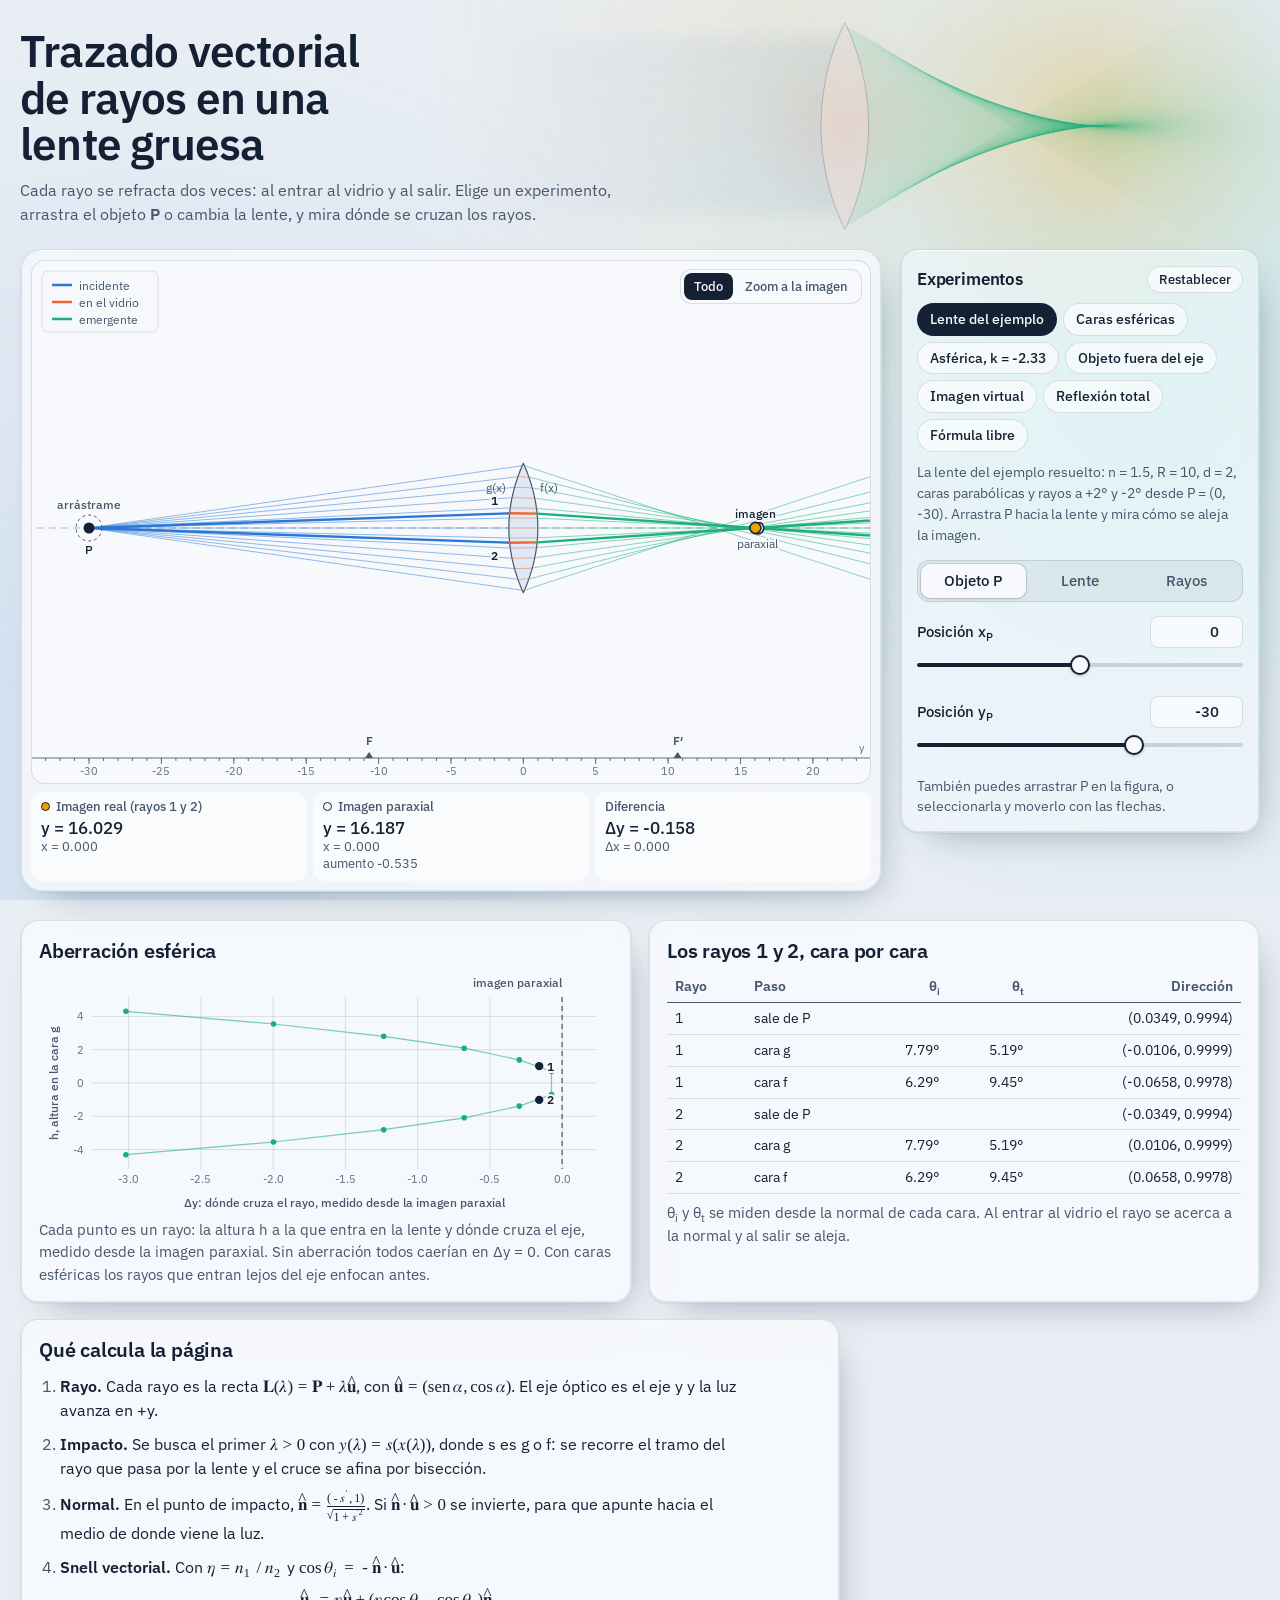
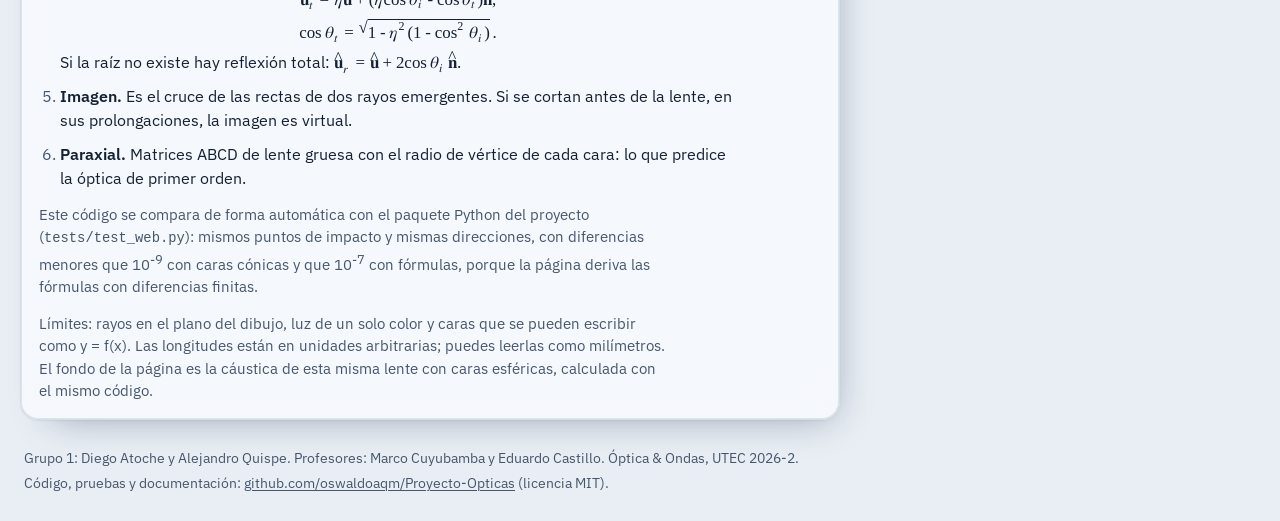
<file: web/index.html>
<!doctype html>
<html lang="es">
<head>
<meta charset="utf-8">
<meta name="viewport" content="width=device-width, initial-scale=1, viewport-fit=cover">
<title>Simulador de lentes reales</title>
<meta name="description" content="Trazado vectorial de rayos en una lente gruesa: mueve el objeto, cambia el índice o la forma de las caras y mira dónde se forma la imagen.">
<meta name="theme-color" content="#e9eef4" media="(prefers-color-scheme: light)">
<meta name="theme-color" content="#0a101c" media="(prefers-color-scheme: dark)">
<meta property="og:title" content="Simulador de lentes reales">
<meta property="og:description" content="Trazado vectorial de rayos en una lente gruesa. Grupo 1, Óptica &amp; Ondas, UTEC 2026-2.">
<link rel="icon" href="data:image/svg+xml,%3Csvg xmlns='http://www.w3.org/2000/svg' viewBox='0 0 32 32'%3E%3Cpath d='M16 3c5 4 5 22 0 26c-5-4-5-22 0-26z' fill='%23dfe9f6' stroke='%2346566c' stroke-width='1.6'/%3E%3Cpath d='M2 9l12 4' stroke='%232a78d6' stroke-width='2.2' fill='none'/%3E%3Cpath d='M14 13l4 2' stroke='%23eb6834' stroke-width='2.2' fill='none'/%3E%3Cpath d='M18 15l12 9' stroke='%231baf7a' stroke-width='2.2' fill='none'/%3E%3C/svg%3E">
<link rel="preconnect" href="https://fonts.googleapis.com">
<link rel="preconnect" href="https://fonts.gstatic.com" crossorigin>
<link rel="stylesheet" href="https://fonts.googleapis.com/css2?family=IBM+Plex+Sans:wght@400;500;600&display=swap">
<link rel="stylesheet" href="estilo.css">
</head>
<body>
<canvas id="fondo" aria-hidden="true"></canvas>
<canvas id="luz" aria-hidden="true"></canvas>
<div class="contenedor">

<header class="cabecera">
  <h1>Trazado vectorial de rayos en una lente gruesa</h1>
  <p class="entrada">Cada rayo se refracta dos veces: al entrar al vidrio y al salir. Elige un experimento, arrastra el objeto <b>P</b> o cambia la lente, y mira dónde se cruzan los rayos.</p>
</header>

<main>
<section class="banco" aria-label="Simulación">
  <div class="escenario">
    <div class="figura">
      <svg id="lienzo" role="img" tabindex="0" aria-label="Lente, rayos y posición de la imagen" aria-describedby="ayuda-figura"></svg>
      <p id="ayuda-figura" class="oculto">Con la figura seleccionada, las flechas del teclado mueven P; con Mayús, en pasos largos.</p>
      <div class="vista" role="group" aria-label="Encuadre de la figura">
        <button type="button" id="vista-todo" aria-pressed="true">Todo</button>
        <button type="button" id="vista-imagen" aria-pressed="false">Zoom<span class="largo"> a la imagen</span></button>
      </div>
      <p id="aviso-lente" class="aviso-lente" role="alert" hidden></p>
    </div>
    <dl class="lectura">
      <div class="dato-imagen"><dt id="t-imagen">Imagen<span class="largo"> (rayos 1 y 2)</span></dt><dd id="l-imagen">-</dd></div>
      <div class="dato-paraxial"><dt><span class="largo">Imagen </span>paraxial</dt><dd id="l-paraxial">-</dd></div>
      <div class="dato-diferencia"><dt>Diferencia</dt><dd id="l-diferencia">-</dd></div>
    </dl>
    <ul class="estados" id="estados" aria-label="Avisos" tabindex="0"></ul>
  </div>

  <form class="controles" id="controles" autocomplete="off" novalidate>
    <section class="experimentos" aria-labelledby="t-experimentos">
      <div class="encabezado-panel">
        <h2 id="t-experimentos">Experimentos</h2>
        <button type="button" class="boton chico" id="restablecer">Restablecer</button>
      </div>
      <div class="chips" id="experimentos" role="group" aria-labelledby="t-experimentos"></div>
      <p class="nota-caso" id="nota-caso" aria-live="polite"></p>
    </section>

    <div class="pestanas" role="tablist" aria-label="Controles">
      <button type="button" role="tab" id="tab-objeto" aria-controls="panel-objeto" aria-selected="true">Objeto P</button>
      <button type="button" role="tab" id="tab-lente" aria-controls="panel-lente" aria-selected="false" tabindex="-1">Lente</button>
      <button type="button" role="tab" id="tab-rayos" aria-controls="panel-rayos" aria-selected="false" tabindex="-1">Rayos</button>
    </div>

    <div class="panel" role="tabpanel" id="panel-objeto" aria-labelledby="tab-objeto">
      <div class="control">
        <label for="xP">Posición x<sub>P</sub></label>
        <input id="xP-n" type="number" inputmode="decimal" step="0.01" aria-label="x de P">
        <input id="xP" type="range" min="-8" max="8" step="0.01">
      </div>
      <div class="control">
        <label for="yP">Posición y<sub>P</sub></label>
        <input id="yP-n" type="number" inputmode="decimal" step="0.01" aria-label="y de P">
        <input id="yP" type="range" min="-90" max="-1.5" step="0.01">
      </div>
      <p class="nota">También puedes arrastrar P en la figura, o seleccionarla y moverlo con las flechas.</p>
    </div>

    <div class="panel" role="tabpanel" id="panel-lente" aria-labelledby="tab-lente" hidden>
      <div class="control">
        <label for="n">Índice n<sub>L</sub></label>
        <input id="n-n" type="number" inputmode="decimal" step="0.0001" aria-label="índice de la lente">
        <input id="n" type="range" min="1" max="2.5" step="0.01">
      </div>
      <div class="segmentos" role="radiogroup" aria-label="Forma de las caras">
        <input type="radio" name="modo" id="modo-conica" value="conica" checked>
        <label for="modo-conica">Cónicas</label>
        <input type="radio" name="modo" id="modo-formula" value="formula">
        <label for="modo-formula">Fórmula libre</label>
      </div>

      <div class="grupo" id="grupo-conica">
        <div class="control">
          <label for="R1">Radio de g, R<sub>1</sub></label>
          <input id="R1-n" type="number" inputmode="decimal" step="0.1" aria-label="radio de la cara g">
          <input id="R1" type="range" min="3" max="60" step="0.1">
        </div>
        <div class="control">
          <label for="k1">Cónica de g, k<sub>1</sub> <span class="tipo" id="k1-tipo"></span></label>
          <input id="k1-n" type="number" inputmode="decimal" step="0.01" aria-label="constante cónica de la cara g">
          <input id="k1" type="range" min="-5" max="2" step="0.01">
        </div>
        <div class="control">
          <label for="R2">Radio de f, R<sub>2</sub></label>
          <input id="R2-n" type="number" inputmode="decimal" step="0.1" aria-label="radio de la cara f">
          <input id="R2" type="range" min="3" max="60" step="0.1">
        </div>
        <div class="control">
          <label for="k2">Cónica de f, k<sub>2</sub> <span class="tipo" id="k2-tipo"></span></label>
          <input id="k2-n" type="number" inputmode="decimal" step="0.01" aria-label="constante cónica de la cara f">
          <input id="k2" type="range" min="-5" max="2" step="0.01">
        </div>
        <div class="control">
          <label for="d">Espesor en el eje, d</label>
          <input id="d-n" type="number" inputmode="decimal" step="0.05" aria-label="espesor en el eje">
          <input id="d" type="range" min="0.2" max="8" step="0.05">
        </div>
        <p class="nota">Cada cara es una cónica: k = 0 es una esfera, k = -1 una parábola, k &lt; -1 una hipérbola.</p>
      </div>

      <div class="grupo" id="grupo-formula" hidden>
        <div class="campo">
          <label for="g-formula">g(x), cara por donde entra la luz</label>
          <input id="g-formula" type="text" spellcheck="false" autocapitalize="off" autocomplete="off">
          <p class="error" id="g-error" hidden></p>
        </div>
        <div class="campo">
          <label for="f-formula">f(x), cara por donde sale</label>
          <input id="f-formula" type="text" spellcheck="false" autocapitalize="off" autocomplete="off">
          <p class="error" id="f-error" hidden></p>
        </div>
        <div class="campo">
          <label for="a-formula">Semiapertura (vacío: donde se juntan las caras)</label>
          <input id="a-formula" type="text" inputmode="decimal" spellcheck="false" autocomplete="off">
          <p class="error" id="a-error" hidden></p>
        </div>
        <p class="nota">Usa x, números, + - * / ^, paréntesis, pi y funciones como sqrt, sin, cos o exp. Ejemplo: 1 - x^2/20. La cara f debe quedar por encima de g.</p>
      </div>
      <p class="nota datos" id="nota-lente"></p>
    </div>

    <div class="panel" role="tabpanel" id="panel-rayos" aria-labelledby="tab-rayos" hidden>
      <div class="control">
        <label for="a1">Rayo 1: ángulo α<sub>1</sub></label>
        <input id="a1-n" type="number" inputmode="decimal" step="0.01" aria-label="ángulo del rayo 1 en grados">
        <input id="a1" type="range" step="0.01">
        <p class="nota datos" id="a1-nota"></p>
      </div>
      <div class="control">
        <label for="a2">Rayo 2: ángulo α<sub>2</sub></label>
        <input id="a2-n" type="number" inputmode="decimal" step="0.01" aria-label="ángulo del rayo 2 en grados">
        <input id="a2" type="range" step="0.01">
        <p class="nota datos" id="a2-nota"></p>
      </div>
      <div class="control">
        <label for="abanico">Rayos del abanico</label>
        <input id="abanico-n" type="number" inputmode="numeric" step="1" aria-label="número de rayos del abanico">
        <input id="abanico" type="range" min="0" max="41" step="1">
      </div>
      <p class="nota">Los ángulos se miden desde el eje óptico: û = (sen α, cos α). La imagen es el cruce de los rayos 1 y 2; si los separas, crece la diferencia con la paraxial.</p>
    </div>
  </form>
</section>

<section class="detalle">
  <article class="hoja">
    <h2>Aberración esférica</h2>
    <svg id="grafica" role="img" aria-label="Dónde cruza cada rayo frente a la altura a la que entra"></svg>
    <p id="grafica-nota">Cada punto es un rayo. Si la lente no tuviera aberración, todos cruzarían en la imagen paraxial (Δy = 0). Con caras esféricas los rayos que entran más lejos del eje enfocan antes.</p>
  </article>
  <article class="hoja">
    <h2>Los rayos 1 y 2, cara por cara</h2>
    <div class="tabla-envoltura" role="region" aria-label="Tabla de los rayos 1 y 2" tabindex="0">
      <table id="tabla">
        <thead><tr><th>Rayo</th><th>Paso</th><th>θ<sub>i</sub></th><th>θ<sub>t</sub></th><th>Dirección</th></tr></thead>
        <tbody></tbody>
      </table>
    </div>
    <p>θ<sub>i</sub> y θ<sub>t</sub> se miden desde la normal de cada cara. Al entrar al vidrio el rayo se acerca a la normal y al salir se aleja.</p>
  </article>
</section>

<section class="metodo hoja" id="metodo">
  <h2>Qué calcula la página</h2>
  <ol>
    <li><b>Rayo.</b> Cada rayo es la recta <math><mi>𝐋</mi><mo stretchy="false">(</mo><mi>λ</mi><mo stretchy="false">)</mo><mo>=</mo><mi>𝐏</mi><mo>+</mo><mi>λ</mi><mover accent="true"><mi>𝐮</mi><mo>^</mo></mover></math>, con <math><mover accent="true"><mi>𝐮</mi><mo>^</mo></mover><mo>=</mo><mo stretchy="false">(</mo><mi>sen</mi><mo rspace="0.1667em">&#x2061;</mo><mi>α</mi><mo>,</mo><mi>cos</mi><mo rspace="0.1667em">&#x2061;</mo><mi>α</mi><mo stretchy="false">)</mo></math>. El eje óptico es el eje y y la luz avanza en +y.</li>
    <li><b>Impacto.</b> Se busca el primer <math><mi>λ</mi><mo>&gt;</mo><mn>0</mn></math> con <math><mi>y</mi><mo stretchy="false">(</mo><mi>λ</mi><mo stretchy="false">)</mo><mo>=</mo><mi>s</mi><mo stretchy="false">(</mo><mi>x</mi><mo stretchy="false">(</mo><mi>λ</mi><mo stretchy="false">)</mo><mo stretchy="false">)</mo></math>, donde s es g o f: se recorre el tramo del rayo que pasa por la lente y el cruce se afina por bisección.</li>
    <li><b>Normal.</b> En el punto de impacto, <math><mover accent="true"><mi>𝐧</mi><mo>^</mo></mover><mo>=</mo><mfrac><mrow><mo stretchy="false">(</mo><mo>-</mo><msup><mi>s</mi><mo>′</mo></msup><mo>,</mo><mn>1</mn><mo stretchy="false">)</mo></mrow><msqrt><mn>1</mn><mo>+</mo><msup><mi>s</mi><mrow><mo>′</mo><mn>2</mn></mrow></msup></msqrt></mfrac></math>. Si <math><mover accent="true"><mi>𝐧</mi><mo>^</mo></mover><mo>·</mo><mover accent="true"><mi>𝐮</mi><mo>^</mo></mover><mo>&gt;</mo><mn>0</mn></math> se invierte, para que apunte hacia el medio de donde viene la luz.</li>
    <li><b>Snell vectorial.</b> Con <math><mi>η</mi><mo>=</mo><msub><mi>n</mi><mn>1</mn></msub><mo>/</mo><msub><mi>n</mi><mn>2</mn></msub></math> y <math><mi>cos</mi><mo rspace="0.1667em">&#x2061;</mo><msub><mi>θ</mi><mi>i</mi></msub><mo>=</mo><mo>-</mo><mover accent="true"><mi>𝐧</mi><mo>^</mo></mover><mo>·</mo><mover accent="true"><mi>𝐮</mi><mo>^</mo></mover></math>:
      <span class="formula-bloque" tabindex="0"><math display="block"><msub><mover accent="true"><mi>𝐮</mi><mo>^</mo></mover><mi>t</mi></msub><mo>=</mo><mi>η</mi><mover accent="true"><mi>𝐮</mi><mo>^</mo></mover><mo>+</mo><mo stretchy="false">(</mo><mi>η</mi><mi>cos</mi><mo rspace="0.1667em">&#x2061;</mo><msub><mi>θ</mi><mi>i</mi></msub><mo>-</mo><mi>cos</mi><mo rspace="0.1667em">&#x2061;</mo><msub><mi>θ</mi><mi>t</mi></msub><mo stretchy="false">)</mo><mover accent="true"><mi>𝐧</mi><mo>^</mo></mover><mo>,</mo></math></span>
      <span class="formula-bloque" tabindex="0"><math display="block"><mi>cos</mi><mo rspace="0.1667em">&#x2061;</mo><msub><mi>θ</mi><mi>t</mi></msub><mo>=</mo><msqrt><mn>1</mn><mo>-</mo><msup><mi>η</mi><mn>2</mn></msup><mo stretchy="false">(</mo><mn>1</mn><mo>-</mo><msup><mi>cos</mi><mn>2</mn></msup><mo rspace="0.1667em">&#x2061;</mo><msub><mi>θ</mi><mi>i</mi></msub><mo stretchy="false">)</mo></msqrt><mo>.</mo></math></span>
      Si la raíz no existe hay reflexión total: <math><msub><mover accent="true"><mi>𝐮</mi><mo>^</mo></mover><mi>r</mi></msub><mo>=</mo><mover accent="true"><mi>𝐮</mi><mo>^</mo></mover><mo>+</mo><mn>2</mn><mi>cos</mi><mo rspace="0.1667em">&#x2061;</mo><msub><mi>θ</mi><mi>i</mi></msub><mspace width="0.17em"></mspace><mover accent="true"><mi>𝐧</mi><mo>^</mo></mover></math>.</li>
    <li><b>Imagen.</b> Es el cruce de las rectas de dos rayos emergentes. Si se cortan antes de la lente, en sus prolongaciones, la imagen es virtual.</li>
    <li><b>Paraxial.</b> Matrices ABCD de lente gruesa con el radio de vértice de cada cara: lo que predice la óptica de primer orden.</li>
  </ol>
  <p>Este código se compara de forma automática con el paquete Python del proyecto (<code>tests/test_web.py</code>): mismos puntos de impacto y mismas direcciones, con diferencias menores que 10<sup>-9</sup> con caras cónicas y que 10<sup>-7</sup> con fórmulas, porque la página deriva las fórmulas con diferencias finitas.</p>
  <p>Límites: rayos en el plano del dibujo, luz de un solo color y caras que se pueden escribir como y = f(x). Las longitudes están en unidades arbitrarias; puedes leerlas como milímetros. El fondo de la página es la cáustica de esta misma lente con caras esféricas, calculada con el mismo código.</p>
</section>
</main>

<footer class="pie">
  <p>Grupo 1: Diego Atoche y Alejandro Quispe. Profesores: Marco Cuyubamba y Eduardo Castillo. Óptica &amp; Ondas, UTEC 2026-2.</p>
  <p>Código, pruebas y documentación: <a href="https://github.com/oswaldoaqm/Proyecto-Opticas" target="_blank" rel="noopener">github.com/oswaldoaqm/Proyecto-Opticas</a> (licencia MIT).</p>
</footer>

</div>
<script src="trazado.js"></script>
<script src="app.js"></script>
<script src="fondo.js"></script>
</body>
</html>
</file>
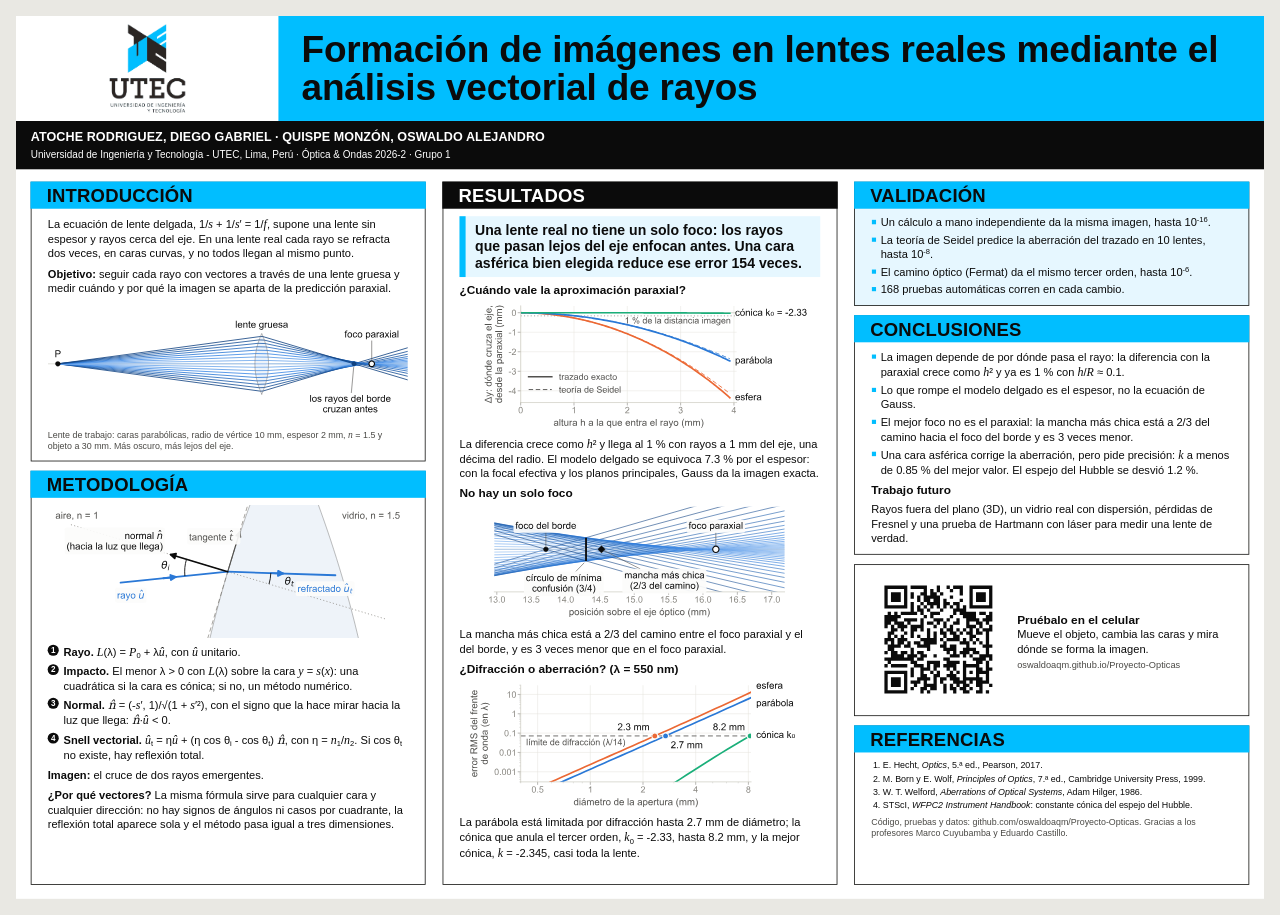
<file: poster/poster.html>
<!doctype html>
<html lang="es">
<head>
<meta charset="utf-8">
<meta name="viewport" content="width=device-width, initial-scale=1">
<title>Póster del Grupo 1</title>
<meta name="description" content="Póster A0 del Grupo 1 de Óptica &amp; Ondas (UTEC 2026-2): formación de imágenes en lentes reales mediante el análisis vectorial de rayos.">
<style>
/*
 * Poster A0 horizontal (1189 x 841 mm) sobre la plantilla de UTEC (decision 0008).
 * Todo esta en milimetros y puntos: al imprimir sale a tamano real. En pantalla se
 * escala para entrar en la ventana. Texto de lectura de 30 pt; nada por debajo de 24 pt.
 * Las figuras salen de poster/generar_poster.py; no se editan a mano.
 */
@page { size: 1189mm 841mm; margin: 0; }

:root {
  --celeste: #01beff;          /* el de la plantilla */
  --negro: #0b0b0b;
  --tinta: #0b0b0b;
  --tinta-2: #4a4945;
  --borde: #1d1d1b;
  --dato: #e6f7ff;             /* fondo del hallazgo principal y de la validacion */
  --azul: #2a78d6;
  --naranja: #eb6834;
  --verde: #1baf7a;
  --alrededor: #e9e8e3;        /* solo en pantalla, alrededor del poster */
  --columna: 376.3mm;
}
@media (prefers-color-scheme: dark) {
  :root:not([data-theme="light"]) { --alrededor: #1f1f1d; }
}
:root[data-theme="dark"] { --alrededor: #1f1f1d; }

* { box-sizing: border-box; margin: 0; padding: 0; }
html, body { background: #ffffff; }
body {
  font-family: Arial, "Liberation Sans", Helvetica, sans-serif;
  color: var(--tinta);
  -webkit-print-color-adjust: exact;
  print-color-adjust: exact;
}

.poster {
  position: relative;
  width: 1189mm;
  height: 841mm;
  overflow: hidden;
  background: #ffffff;
  font-size: 30pt;
  line-height: 1.3;
}

/* ---------------------------------------------------------------- cabecera */
.cabecera {
  display: grid;
  grid-template-columns: 250mm 1fr;
  height: 100mm;
}
.logo {
  display: grid;
  place-items: center;
  background: #ffffff;
}
.logo img { height: 86mm; width: auto; }
.titulo {
  display: flex;
  align-items: center;
  padding: 0 24mm 0 22mm;
  background: var(--celeste);
}
.titulo h1 {
  font-size: 100pt;
  line-height: 1.04;
  font-weight: 700;
  color: var(--tinta);         /* negro sobre el celeste: 9.2:1; blanco daria 2.1:1 */
  letter-spacing: -0.5pt;
}
.integrantes {
  height: 46mm;
  padding: 7.5mm 14mm 0;
  background: var(--negro);
  color: #ffffff;
}
.integrantes p:first-child {
  font-size: 34pt;
  font-weight: 700;
  letter-spacing: 0.2pt;
}
.integrantes p + p {
  margin-top: 3mm;
  font-size: 27pt;
}

/* ---------------------------------------------------------------- columnas */
.columnas {
  position: absolute;
  top: 158mm;
  left: 14mm;
  right: 14mm;
  bottom: 13mm;
  display: grid;
  grid-template-columns: repeat(3, var(--columna));
  column-gap: 16mm;
}
.columna {
  display: flex;
  flex-direction: column;
  gap: 9mm;
  min-height: 0;
}
.caja {
  border: 1mm solid var(--borde);
  background: #ffffff;
}
.caja.llena { flex: 1 1 auto; }
.caja h2 {
  margin: -1mm -1mm 0;
  padding: 4mm 15.45mm 3.4mm;
  background: var(--celeste);
  color: var(--tinta);
  font-size: 50pt;
  line-height: 1.05;
  font-weight: 700;
  letter-spacing: 0.5pt;
}
.caja.oscura h2 { background: var(--negro); color: #ffffff; }
.contenido { padding: 7mm 15.45mm 8mm; }
.contenido > * + * { margin-top: 5.5mm; }

h3 {
  font-size: 32pt;
  line-height: 1.15;
  font-weight: 700;
}
p, li { hyphens: manual; }
b { font-weight: 700; }
i { font-family: "Times New Roman", "Liberation Serif", serif; font-size: 1.08em; }
sub, sup { font-size: 0.68em; line-height: 0; }

figure img { display: block; width: 343mm; height: auto; }
figcaption {
  margin-top: 2.5mm;
  font-size: 24pt;
  line-height: 1.25;
  color: var(--tinta-2);
}

.hallazgo {
  padding: 5mm 9mm 5.5mm;
  border-left: 6mm solid var(--celeste);
  background: var(--dato);
  font-size: 38pt;
  line-height: 1.18;
  font-weight: 700;
}

ol.pasos { list-style: none; counter-reset: paso; }
ol.pasos li {
  position: relative;
  padding-left: 15mm;
  counter-increment: paso;
}
ol.pasos li + li { margin-top: 3.5mm; }
ol.pasos li::before {
  content: counter(paso);
  position: absolute;
  left: 0;
  top: 0.6mm;
  width: 10.5mm;
  height: 10.5mm;
  border-radius: 50%;
  background: var(--negro);
  color: #ffffff;
  font-size: 22pt;
  font-weight: 700;
  line-height: 10.5mm;
  text-align: center;
}

ul.puntos { list-style: none; }
ul.puntos li { position: relative; padding-left: 9mm; }
ul.puntos li + li { margin-top: 3mm; }
ul.puntos li::before {
  content: "";
  position: absolute;
  left: 0.5mm;
  top: 4.6mm;
  width: 4mm;
  height: 4mm;
  background: var(--celeste);
}

.validacion { background: var(--dato); }
.validacion .contenido { padding-top: 6mm; }

.qr {
  display: grid;
  grid-template-columns: 128mm 1fr;
  align-items: center;
  column-gap: 11mm;
}
.qr img { width: 128mm; height: 128mm; display: block; }
.qr p + p { margin-top: 3mm; }
.qr .url { font-size: 25pt; color: var(--tinta-2); word-break: break-all; }

ol.referencias { padding-left: 11mm; font-size: 24pt; line-height: 1.25; }
ol.referencias li + li { margin-top: 2mm; }
.nota { font-size: 24pt; line-height: 1.25; color: var(--tinta-2); }

/* ---------------------------------------------------------------- pantalla */
@media screen {
  html, body { background: var(--alrededor); }
  .marco { padding: 16px; }
  .escala { overflow: hidden; margin: 0 auto; }
  .poster { transform-origin: top left; box-shadow: 0 2px 14px rgba(0, 0, 0, 0.25); }
  html.captura .marco { padding: 0; }
  html.captura .poster { box-shadow: none; }
}
@media print {
  .marco, .escala { padding: 0; width: auto !important; height: auto !important; }
  .poster { transform: none !important; }
}
</style>
</head>
<body>
<div class="marco">
<div class="escala">
<main class="poster" aria-label="Póster">

  <header>
    <div class="cabecera">
      <div class="logo"><img src="recursos/logo-utec.png" alt="UTEC, Universidad de Ingeniería y Tecnología"></div>
      <div class="titulo"><h1>Formación de imágenes en lentes reales mediante el análisis vectorial de rayos</h1></div>
    </div>
    <div class="integrantes">
      <p>ATOCHE RODRIGUEZ, DIEGO GABRIEL · QUISPE MONZÓN, OSWALDO ALEJANDRO</p>
      <p>Universidad de Ingeniería y Tecnología - UTEC, Lima, Perú · Óptica &amp; Ondas 2026-2 · Grupo 1</p>
    </div>
  </header>

  <div class="columnas">

    <!-- ===================================================== columna 1 -->
    <div class="columna">
      <section class="caja">
        <h2>INTRODUCCIÓN</h2>
        <div class="contenido">
          <p>La ecuación de lente delgada, 1/<i>s</i> + 1/<i>s</i>′ = 1/<i>f</i>, supone una lente sin espesor y rayos cerca del eje. En una lente real cada rayo se refracta dos veces, en caras curvas, y no todos llegan al mismo punto.</p>
          <p><b>Objetivo:</b> seguir cada rayo con vectores a través de una lente gruesa y medir cuándo y por qué la imagen se aparta de la predicción paraxial.</p>
          <figure>
            <img src="figuras/abanico.svg" alt="Rayos que salen de P, atraviesan una lente gruesa y convergen; los que pasan cerca del borde cruzan el eje antes que el foco paraxial.">
            <figcaption>Lente de trabajo: caras parabólicas, radio de vértice 10 mm, espesor 2 mm, <i>n</i> = 1.5 y objeto a 30 mm. Más oscuro, más lejos del eje.</figcaption>
          </figure>
        </div>
      </section>

      <section class="caja llena">
        <h2>METODOLOGÍA</h2>
        <div class="contenido">
          <figure>
            <img src="figuras/refraccion.svg" alt="Construcción vectorial en la cara de entrada: rayo incidente, normal orientada hacia la luz que llega, tangente, ángulos de incidencia y de refracción y rayo refractado.">
          </figure>
          <ol class="pasos">
            <li><b>Rayo.</b> <i>L</i>(λ) = <i>P</i><sub>0</sub> + λ<i>û</i>, con <i>û</i> unitario.</li>
            <li><b>Impacto.</b> El menor λ &gt; 0 con <i>L</i>(λ) sobre la cara <i>y</i> = <i>s</i>(<i>x</i>): una cuadrática si la cara es cónica; si no, un método numérico.</li>
            <li><b>Normal.</b> <i>n̂</i> = (-<i>s</i>′, 1)/√(1 + <i>s</i>′²), con el signo que la hace mirar hacia la luz que llega: <i>n̂</i>·<i>û</i> &lt; 0.</li>
            <li><b>Snell vectorial.</b> <i>û</i><sub>t</sub> = η<i>û</i> + (η cos θ<sub>i</sub> - cos θ<sub>t</sub>) <i>n̂</i>, con η = <i>n</i><sub>1</sub>/<i>n</i><sub>2</sub>. Si cos θ<sub>t</sub> no existe, hay reflexión total.</li>
          </ol>
          <p><b>Imagen:</b> el cruce de dos rayos emergentes.</p>
          <p><b>¿Por qué vectores?</b> La misma fórmula sirve para cualquier cara y cualquier dirección: no hay signos de ángulos ni casos por cuadrante, la reflexión total aparece sola y el método pasa igual a tres dimensiones.</p>
        </div>
      </section>
    </div>

    <!-- ===================================================== columna 2 -->
    <div class="columna">
      <section class="caja oscura llena">
        <h2>RESULTADOS</h2>
        <div class="contenido">
          <p class="hallazgo">Una lente real no tiene un solo foco: los rayos que pasan lejos del eje enfocan antes. Una cara asférica bien elegida reduce ese error 154 veces.</p>

          <h3>¿Cuándo vale la aproximación paraxial?</h3>
          <figure>
            <img src="figuras/aberracion.svg" alt="Desplazamiento del cruce con el eje según la altura de entrada para caras esféricas, parabólicas y la cónica k0: crece como h al cuadrado y la cónica lo anula; la teoría de Seidel sigue a las curvas.">
          </figure>
          <p>La diferencia crece como <i>h</i>² y llega al 1 % con rayos a 1 mm del eje, una décima del radio. El modelo delgado se equivoca 7.3 % por el espesor: con la focal efectiva y los planos principales, Gauss da la imagen exacta.</p>

          <h3>No hay un solo foco</h3>
          <figure>
            <img src="figuras/mancha.svg" alt="Cáustica cerca del foco con el foco del borde, el círculo de mínima confusión, la mancha más chica y el foco paraxial marcados sobre el eje.">
          </figure>
          <p>La mancha más chica está a 2/3 del camino entre el foco paraxial y el del borde, y es 3 veces menor que en el foco paraxial.</p>

          <h3>¿Difracción o aberración? (λ = 550 nm)</h3>
          <figure>
            <img src="figuras/difraccion.svg" alt="Error RMS del frente de onda según el diámetro de la apertura para la esfera, la parábola y la cónica k0, con el límite de difracción en lambda sobre 14: 2.3, 2.7 y 8.2 mm.">
          </figure>
          <p>La parábola está limitada por difracción hasta 2.7 mm de diámetro; la cónica que anula el tercer orden, <i>k</i><sub>0</sub> = -2.33, hasta 8.2 mm, y la mejor cónica, <i>k</i> = -2.345, casi toda la lente.</p>
        </div>
      </section>
    </div>

    <!-- ===================================================== columna 3 -->
    <div class="columna">
      <section class="caja validacion">
        <h2>VALIDACIÓN</h2>
        <div class="contenido">
          <ul class="puntos">
            <li>Un cálculo a mano independiente da la misma imagen, hasta 10<sup>-16</sup>.</li>
            <li>La teoría de Seidel predice la aberración del trazado en 10 lentes, hasta 10<sup>-8</sup>.</li>
            <li>El camino óptico (Fermat) da el mismo tercer orden, hasta 10<sup>-6</sup>.</li>
            <li>168 pruebas automáticas corren en cada cambio.</li>
          </ul>
        </div>
      </section>

      <section class="caja">
        <h2>CONCLUSIONES</h2>
        <div class="contenido">
          <ul class="puntos">
            <li>La imagen depende de por dónde pasa el rayo: la diferencia con la paraxial crece como <i>h</i>² y ya es 1 % con <i>h</i>/<i>R</i> ≈ 0.1.</li>
            <li>Lo que rompe el modelo delgado es el espesor, no la ecuación de Gauss.</li>
            <li>El mejor foco no es el paraxial: la mancha más chica está a 2/3 del camino hacia el foco del borde y es 3 veces menor.</li>
            <li>Una cara asférica corrige la aberración, pero pide precisión: <i>k</i> a menos de 0.85 % del mejor valor. El espejo del Hubble se desvió 1.2 %.</li>
          </ul>
          <h3>Trabajo futuro</h3>
          <p>Rayos fuera del plano (3D), un vidrio real con dispersión, pérdidas de Fresnel y una prueba de Hartmann con láser para medir una lente de verdad.</p>
        </div>
      </section>

      <section class="caja">
        <div class="contenido qr">
          <img src="figuras/qr_simulador.svg" alt="Código QR de la simulación interactiva">
          <div>
            <h3>Pruébalo en el celular</h3>
            <p>Mueve el objeto, cambia las caras y mira dónde se forma la imagen.</p>
            <p class="url">oswaldoaqm.github.io/<wbr>Proyecto-Opticas</p>
          </div>
        </div>
      </section>

      <section class="caja llena">
        <h2>REFERENCIAS</h2>
        <div class="contenido">
          <ol class="referencias">
            <li>E. Hecht, <em>Optics</em>, 5.ª ed., Pearson, 2017.</li>
            <li>M. Born y E. Wolf, <em>Principles of Optics</em>, 7.ª ed., Cambridge University Press, 1999.</li>
            <li>W. T. Welford, <em>Aberrations of Optical Systems</em>, Adam Hilger, 1986.</li>
            <li>STScI, <em>WFPC2 Instrument Handbook</em>: constante cónica del espejo del Hubble.</li>
          </ol>
          <p class="nota">Código, pruebas y datos: github.com/oswaldoaqm/Proyecto-Opticas. Gracias a los profesores Marco Cuyubamba y Eduardo Castillo.</p>
        </div>
      </section>
    </div>

  </div>
</main>
</div>
</div>
<script>
/* En pantalla el poster se escala para entrar en la ventana; al imprimir sale a tamano real. */
(function () {
  var poster = document.querySelector(".poster");
  var escala = document.querySelector(".escala");
  function ajustar() {
    var captura = document.documentElement.classList.contains("captura");
    var disponible = window.innerWidth - (captura ? 0 : 32);
    var k = Math.min(1, disponible / poster.offsetWidth);
    poster.style.transform = "scale(" + k + ")";
    escala.style.width = poster.offsetWidth * k + "px";
    escala.style.height = poster.offsetHeight * k + "px";
  }
  window.addEventListener("resize", ajustar);
  window.addEventListener("beforeprint", function () { poster.style.transform = "none"; });
  window.addEventListener("afterprint", ajustar);
  new MutationObserver(ajustar).observe(document.documentElement, { attributes: true, attributeFilter: ["class"] });
  ajustar();
})();
</script>
</body>
</html>
</file>
<file: web/estilo.css>
/* Simulador de lentes reales
   Concepto: vidrio sobre luz. El fondo es la cáustica real de la lente con caras esféricas
   (fondo.js); encima, paneles de vidrio esmerilado con el canto verdoso de una lámina de
   vidrio. El vidrio es solo el marco: la figura y los datos van sobre superficies casi opacas,
   y el único color de la interfaz sigue siendo el de la luz (incidente, en el vidrio, emergente
   e imagen). En el celular la figura queda fija arriba y el eje óptico va vertical; en pantallas
   anchas la luz va de izquierda a derecha. */

:root {
  --modo: claro;
  --fondo: #e9eef4;
  --lienzo: #f7f9fc;
  --tinta: #142033;
  --tinta-2: #46566c;
  --tenue: #5f6f84;
  --linea: rgba(20, 32, 51, 0.12);
  --eje: #a9b5c4;
  --lente-relleno: #dfe9f6;
  --lente-borde: #46566c;
  --incidente: #2a78d6;
  --transmitido: #eb6834;
  --emergente: #1baf7a;
  --imagen: #eda100;
  --alerta: #9a420c;
  --alerta-fondo: rgba(252, 233, 219, 0.92);

  --vidrio: rgba(246, 249, 253, 0.6);
  --vidrio-denso: rgba(248, 250, 253, 0.84);
  --vidrio-escenario: rgba(244, 247, 251, 0.9);
  --vidrio-escenario-movil: rgba(240, 244, 249, 0.94);
  --vidrio-solido: #f2f5f9;
  --canto: rgba(255, 255, 255, 0.9);
  --canto-verde: rgba(60, 150, 132, 0.16);
  --contorno: rgba(20, 36, 64, 0.13);
  --celda: rgba(255, 255, 255, 0.58);
  --riel: rgba(20, 32, 51, 0.16);
  --pista: rgba(20, 32, 51, 0.06);
  --sombra: 12px 16px 36px -20px rgba(16, 34, 66, 0.4), 0 1px 2px rgba(16, 34, 66, 0.06);

  --f-texto: "IBM Plex Sans", system-ui, -apple-system, "Segoe UI", Roboto, sans-serif;
  --f-mate: "STIX Two Math", "Cambria Math", "Latin Modern Math", math, serif;
  --canal-i: max(16px, env(safe-area-inset-left, 0px));
  --canal-d: max(16px, env(safe-area-inset-right, 0px));
  color-scheme: light;
}

@media (prefers-color-scheme: dark) {
  :root:not([data-theme="light"]) {
    --modo: oscuro;
    --fondo: #0a101c;
    --lienzo: #0d1524;
    --tinta: #e6edf6;
    --tinta-2: #a8b5c7;
    --tenue: #8794a8;
    --linea: rgba(200, 215, 235, 0.12);
    --eje: #3b4b61;
    --lente-relleno: #1c2b40;
    --lente-borde: #a8b5c7;
    --incidente: #3987e5;
    --transmitido: #d95926;
    --emergente: #199e70;
    --imagen: #c98500;
    --alerta: #f2a874;
    --alerta-fondo: rgba(84, 42, 16, 0.72);

    --vidrio: rgba(16, 24, 40, 0.58);
    --vidrio-denso: rgba(13, 20, 34, 0.84);
    --vidrio-escenario: rgba(13, 20, 34, 0.9);
    --vidrio-escenario-movil: rgba(12, 19, 32, 0.94);
    --vidrio-solido: #111a2b;
    --canto: rgba(255, 255, 255, 0.1);
    --canto-verde: rgba(90, 200, 178, 0.14);
    --contorno: rgba(150, 175, 210, 0.16);
    --celda: rgba(255, 255, 255, 0.05);
    --riel: rgba(230, 237, 246, 0.22);
    --pista: rgba(230, 237, 246, 0.07);
    --sombra: 12px 16px 40px -18px rgba(0, 0, 0, 0.72), 0 1px 2px rgba(0, 0, 0, 0.3);
    color-scheme: dark;
  }
}

:root[data-theme="dark"] {
  --modo: oscuro;
  --fondo: #0a101c;
  --lienzo: #0d1524;
  --tinta: #e6edf6;
  --tinta-2: #a8b5c7;
  --tenue: #8794a8;
  --linea: rgba(200, 215, 235, 0.12);
  --eje: #3b4b61;
  --lente-relleno: #1c2b40;
  --lente-borde: #a8b5c7;
  --incidente: #3987e5;
  --transmitido: #d95926;
  --emergente: #199e70;
  --imagen: #c98500;
  --alerta: #f2a874;
  --alerta-fondo: rgba(84, 42, 16, 0.72);

  --vidrio: rgba(16, 24, 40, 0.58);
  --vidrio-denso: rgba(13, 20, 34, 0.84);
  --vidrio-escenario: rgba(13, 20, 34, 0.9);
    --vidrio-escenario-movil: rgba(12, 19, 32, 0.94);
  --vidrio-solido: #111a2b;
  --canto: rgba(255, 255, 255, 0.1);
  --canto-verde: rgba(90, 200, 178, 0.14);
  --contorno: rgba(150, 175, 210, 0.16);
  --celda: rgba(255, 255, 255, 0.05);
  --riel: rgba(230, 237, 246, 0.22);
  --pista: rgba(230, 237, 246, 0.07);
  --sombra: 12px 16px 40px -18px rgba(0, 0, 0, 0.72), 0 1px 2px rgba(0, 0, 0, 0.3);
  color-scheme: dark;
}

/* ---------------------------------------------------------------------- base */
*,
*::before,
*::after {
  box-sizing: border-box;
}

[hidden] {
  display: none !important;
}

html {
  background: var(--fondo);
  -webkit-text-size-adjust: 100%;
}

body {
  margin: 0;
  color: var(--tinta);
  font: 400 16px/1.5 var(--f-texto);
  padding: env(safe-area-inset-top, 0px) var(--canal-d) calc(28px + env(safe-area-inset-bottom, 0px)) var(--canal-i);
}

#fondo {
  position: fixed;
  top: 0;
  left: 0;
  z-index: -1;
  width: 100%;
  height: 100vh;
  height: 100lvh;
  pointer-events: none;
}

#luz {
  position: absolute;
  top: 0;
  left: 0;
  z-index: -1;
  width: 100%;
  height: 440px;
  pointer-events: none;
}

.contenedor {
  max-width: 1240px;
  margin-inline: auto;
}

a {
  color: inherit;
  text-decoration-thickness: 1px;
  text-underline-offset: 2px;
}

:focus-visible {
  outline: 2px solid var(--tinta);
  outline-offset: 2px;
}

sub {
  font-size: 0.72em;
  line-height: 0;
}

b,
strong {
  font-weight: 600;
}

.oculto {
  position: absolute;
  width: 1px;
  height: 1px;
  overflow: hidden;
  clip: rect(0 0 0 0);
  white-space: nowrap;
}

/* ------------------------------------------------------------------ vidrio */
.escenario,
.controles,
.hoja {
  background: var(--vidrio);
  border: 1px solid var(--contorno);
  box-shadow: inset 0 1px 0 var(--canto), inset 0 0 0 1px var(--canto-verde), var(--sombra);
  -webkit-backdrop-filter: blur(18px) saturate(165%);
  backdrop-filter: blur(18px) saturate(165%);
}

.hoja {
  background: var(--vidrio-denso);
}

/* La figura cambia en cada cuadro mientras se arrastra P: si su marco desenfocara el fondo,
   el navegador repetiría el desenfoque en cada cuadro. El marco usa un vidrio denso sin
   desenfoque; casi todo queda tapado por la figura. */
.escenario {
  background: var(--vidrio-escenario);
  -webkit-backdrop-filter: none;
  backdrop-filter: none;
}

/* ---------------------------------------------------------------- cabecera */
.cabecera {
  display: grid;
  gap: 10px;
  padding-block: 28px 22px;
}

h1 {
  margin: 0;
  max-width: 19ch;
  font: 600 clamp(1.85rem, 1.25rem + 2.3vw, 2.75rem)/1.06 var(--f-texto);
  letter-spacing: -0.018em;
  text-wrap: balance;
}

.entrada {
  margin: 0;
  max-width: 60ch;
  font-size: 1.02rem;
  color: var(--tinta-2);
  text-wrap: pretty;
}

/* ------------------------------------------------------------ banco óptico */
.banco {
  display: grid;
  gap: 16px;
  align-items: start;
}

.escenario {
  display: grid;
  gap: 8px;
  min-width: 0;
  padding: 10px;
  border-radius: 22px;
}

.figura {
  position: relative;
  border: 1px solid var(--contorno);
  border-radius: 14px;
  background: var(--lienzo);
  overflow: hidden;
}

#lienzo {
  display: block;
  width: 100%;
  height: clamp(340px, 58vh, 560px);
  touch-action: pan-y;
  user-select: none;
  -webkit-user-select: none;
}

#lienzo:focus-visible {
  outline: 2px solid var(--tinta);
  outline-offset: -4px;
  border-radius: 12px;
}

.vista {
  position: absolute;
  top: 8px;
  right: 8px;
  display: flex;
  gap: 2px;
  padding: 3px;
  border-radius: 11px;
  background: var(--vidrio-denso);
  border: 1px solid var(--contorno);
}

.vista button {
  font: 500 0.8125rem/1 var(--f-texto);
  padding: 7px 10px;
  border: 0;
  border-radius: 8px;
  background: transparent;
  color: var(--tinta-2);
  cursor: pointer;
}

.vista button[aria-pressed="true"] {
  background: var(--tinta);
  color: var(--lienzo);
}

.aviso-lente {
  position: absolute;
  left: 8px;
  right: 8px;
  bottom: 8px;
  margin: 0;
  padding: 8px 12px;
  border-radius: 10px;
  background: var(--alerta-fondo);
  color: var(--alerta);
  font-size: 0.875rem;
}

.lectura {
  display: grid;
  grid-template-columns: repeat(3, minmax(0, 1fr));
  gap: 6px;
  margin: 0;
}

.lectura > div {
  min-width: 0;
  padding: 7px 10px 8px;
  border-radius: 12px;
  background: var(--celda);
}

.lectura dt {
  font: 500 0.8125rem/1.25 var(--f-texto);
  color: var(--tinta-2);
}

.dato-imagen dt::before,
.dato-paraxial dt::before {
  content: "";
  display: inline-block;
  width: 9px;
  height: 9px;
  margin-right: 6px;
  vertical-align: -0.5px;
  border-radius: 50%;
  border: 1.5px solid var(--tinta);
}

.dato-imagen dt::before {
  background: var(--imagen);
}

.dato-paraxial dt::before {
  background: var(--lienzo);
}

.lectura dd {
  margin: 2px 0 0;
  font: 500 1.0625rem/1.3 var(--f-texto);
  font-variant-numeric: tabular-nums;
  overflow-wrap: anywhere;
}

.lectura .sub {
  display: block;
  font-size: 0.8125rem;
  font-weight: 400;
  color: var(--tinta-2);
}

.estados {
  display: flex;
  flex-wrap: wrap;
  gap: 6px;
  margin: 0;
  padding: 0;
  list-style: none;
}

.estados:empty {
  display: none;
}

.estados li {
  padding: 3px 10px;
  border: 1px solid var(--contorno);
  border-radius: 999px;
  background: var(--celda);
  font: 500 0.8125rem/1.35 var(--f-texto);
  color: var(--tinta-2);
}

.estados li.alerta {
  border-color: transparent;
  background: var(--alerta-fondo);
  color: var(--alerta);
}

/* --------------------------------------------------------------- controles */
.controles {
  display: grid;
  gap: 14px;
  min-width: 0;
  padding: 16px;
  border-radius: 18px;
}

.experimentos {
  display: grid;
  gap: 10px;
  min-width: 0;
}

.encabezado-panel {
  display: flex;
  align-items: center;
  justify-content: space-between;
  gap: 12px;
}

.encabezado-panel h2 {
  margin: 0;
  font: 600 1.0625rem/1.2 var(--f-texto);
}

.chips {
  display: flex;
  flex-wrap: wrap;
  gap: 6px;
}

.chip {
  font: 500 0.875rem/1.2 var(--f-texto);
  padding: 7px 12px;
  border: 1px solid var(--contorno);
  border-radius: 999px;
  background: var(--celda);
  color: var(--tinta);
  cursor: pointer;
  white-space: nowrap;
}

.chip:hover {
  border-color: var(--tinta-2);
}

.chip[aria-pressed="true"] {
  border-color: transparent;
  background: var(--tinta);
  color: var(--lienzo);
}

.nota-caso {
  margin: 0;
  min-height: 2.8em;
  text-wrap: pretty;
  font-size: 0.9rem;
  line-height: 1.45;
  color: var(--tinta-2);
}

.pestanas {
  display: grid;
  grid-template-columns: repeat(3, minmax(0, 1fr));
  gap: 2px;
  padding: 3px;
  border-radius: 12px;
  background: var(--pista);
  border: 1px solid var(--contorno);
}

.pestanas [role="tab"] {
  font: 500 0.9375rem/1.2 var(--f-texto);
  padding: 8px 6px;
  border: 0;
  border-radius: 9px;
  background: transparent;
  color: var(--tinta-2);
  cursor: pointer;
}

.pestanas [role="tab"][aria-selected="true"] {
  background: var(--lienzo);
  color: var(--tinta);
  box-shadow: 0 0 0 1px var(--contorno), 0 1px 3px rgba(16, 34, 66, 0.12);
}

.panel {
  display: grid;
  gap: 14px;
  min-width: 0;
  border-radius: 8px;
}

.panel:focus-visible {
  outline-offset: 4px;
}

.control {
  display: grid;
  grid-template-columns: minmax(0, 1fr) auto;
  grid-template-areas:
    "etiqueta numero"
    "rango rango"
    "nota nota";
  align-items: center;
  gap: 2px 10px;
}

.control > label {
  grid-area: etiqueta;
  font: 500 0.9375rem/1.3 var(--f-texto);
}

.control .tipo {
  font-weight: 400;
  color: var(--tinta-2);
}

.control input[type="number"] {
  grid-area: numero;
}

.control input[type="range"] {
  grid-area: rango;
}

.control .nota {
  grid-area: nota;
}

input[type="number"],
input[type="text"] {
  font: 500 0.9375rem/1.2 var(--f-texto);
  font-variant-numeric: tabular-nums;
  color: var(--tinta);
  background: var(--celda);
  border: 1px solid var(--contorno);
  border-radius: 8px;
  padding: 6px 8px;
}

input[type="number"] {
  width: 6.2em;
  text-align: right;
}

input[type="text"] {
  width: 100%;
}

/* Deslizadores: riel fino, tramo recorrido en tinta (--p lo pone app.js) y botón grande para el dedo. */
input[type="range"] {
  -webkit-appearance: none;
  appearance: none;
  width: 100%;
  height: 30px;
  margin: 0;
  background: transparent;
  cursor: pointer;
}

input[type="range"]::-webkit-slider-runnable-track {
  height: 4px;
  border-radius: 2px;
  background: linear-gradient(to right, var(--tinta) 0 var(--p, 50%), var(--riel) var(--p, 50%) 100%);
}

input[type="range"]::-webkit-slider-thumb {
  -webkit-appearance: none;
  width: 20px;
  height: 20px;
  margin-top: -8px;
  border-radius: 50%;
  border: 2px solid var(--tinta);
  background: var(--lienzo);
  box-shadow: 0 1px 3px rgba(16, 34, 66, 0.25);
}

input[type="range"]::-moz-range-track {
  height: 4px;
  border-radius: 2px;
  background: var(--riel);
}

input[type="range"]::-moz-range-progress {
  height: 4px;
  border-radius: 2px;
  background: var(--tinta);
}

input[type="range"]::-moz-range-thumb {
  width: 16px;
  height: 16px;
  border-radius: 50%;
  border: 2px solid var(--tinta);
  background: var(--lienzo);
  box-shadow: 0 1px 3px rgba(16, 34, 66, 0.25);
}

input[type="range"]:focus-visible {
  outline: none;
}

input[type="range"]:focus-visible::-webkit-slider-thumb {
  outline: 2px solid var(--tinta);
  outline-offset: 2px;
}

input[type="range"]:focus-visible::-moz-range-thumb {
  outline: 2px solid var(--tinta);
  outline-offset: 2px;
}

.boton {
  font: 500 0.875rem/1 var(--f-texto);
  padding: 8px 12px;
  border: 1px solid var(--contorno);
  border-radius: 999px;
  background: var(--celda);
  color: var(--tinta);
  cursor: pointer;
  white-space: nowrap;
}

.boton:hover {
  border-color: var(--tinta-2);
}

.boton.chico {
  font-size: 0.8125rem;
  padding: 6px 11px;
}

.nota {
  margin: 0;
  font-size: 0.875rem;
  line-height: 1.45;
  color: var(--tinta-2);
}

.nota.datos {
  font-size: 0.8125rem;
  font-variant-numeric: tabular-nums;
}

.segmentos {
  display: grid;
  grid-template-columns: 1fr 1fr;
  gap: 2px;
  padding: 3px;
  border-radius: 12px;
  background: var(--pista);
  border: 1px solid var(--contorno);
}

.segmentos input {
  position: absolute;
  opacity: 0;
  pointer-events: none;
}

.segmentos label {
  padding: 7px 10px;
  border-radius: 9px;
  text-align: center;
  font: 500 0.9rem/1.2 var(--f-texto);
  color: var(--tinta-2);
  cursor: pointer;
}

.segmentos input:checked + label {
  background: var(--lienzo);
  color: var(--tinta);
  box-shadow: 0 0 0 1px var(--contorno), 0 1px 3px rgba(16, 34, 66, 0.12);
}

.segmentos input:focus-visible + label {
  outline: 2px solid var(--tinta);
  outline-offset: -2px;
}

.grupo {
  display: grid;
  gap: 14px;
}

.campo {
  display: grid;
  gap: 4px;
}

.campo label {
  font: 500 0.9375rem/1.3 var(--f-texto);
}

.error {
  margin: 0;
  font-size: 0.875rem;
  color: var(--alerta);
}

/* ------------------------------------------------------------------ detalle */
.detalle {
  display: grid;
  gap: 16px;
  margin-top: 28px;
}

.hoja {
  min-width: 0;
  padding: 18px 18px 16px;
  border-radius: 18px;
}

h2 {
  margin: 0 0 8px;
  font: 600 1.25rem/1.2 var(--f-texto);
  letter-spacing: -0.01em;
  text-wrap: balance;
}

.detalle p {
  margin: 8px 0 0;
  max-width: 66ch;
  font-size: 0.9375rem;
  color: var(--tinta-2);
}

#grafica {
  display: block;
  width: 100%;
  height: 240px;
}

.tabla-envoltura {
  overflow-x: auto;
}

table {
  width: 100%;
  border-collapse: collapse;
  font: 400 0.875rem/1.35 var(--f-texto);
  font-variant-numeric: tabular-nums;
}

th {
  padding: 6px 8px;
  border-bottom: 1px solid var(--tinta-2);
  font-weight: 600;
  color: var(--tinta-2);
  text-align: right;
}

td {
  padding: 6px 8px;
  border-bottom: 1px solid var(--linea);
  text-align: right;
  white-space: nowrap;
}

th:nth-child(-n + 2),
td:nth-child(-n + 2) {
  text-align: left;
}

td.total {
  color: var(--alerta);
}

/* ------------------------------------------------------------------- método */
.metodo {
  max-width: 820px;
  margin-top: 16px;
}

.metodo ol {
  display: grid;
  grid-template-columns: minmax(0, 1fr);
  gap: 10px;
  margin: 12px 0 0;
  padding-left: 1.3em;
  max-width: 70ch;
}

.metodo li::marker {
  color: var(--tinta-2);
  font-variant-numeric: tabular-nums;
}

.metodo p {
  margin: 14px 0 0;
  max-width: 70ch;
  color: var(--tinta-2);
  font-size: 0.9375rem;
}

math {
  font-family: var(--f-mate);
  font-size: 1.06em;
}

.formula-bloque {
  display: block;
  margin: 8px 0;
  overflow-x: auto;
  overflow-y: hidden;
}

code {
  font-size: 0.92em;
}

.pie {
  display: grid;
  gap: 4px;
  max-width: 820px;
  margin-top: 28px;
  padding: 0 4px;
  font-size: 0.875rem;
  color: var(--tinta-2);
}

.pie p {
  margin: 0;
}

/* ----------------------------------------------------------- dibujos en SVG */
.eje-optico {
  stroke: var(--eje);
  stroke-width: 1;
  stroke-dasharray: 7 5;
  fill: none;
}

.regla line {
  stroke: var(--tenue);
  stroke-width: 1;
}

.regla text {
  fill: var(--tenue);
  font: 400 10.5px var(--f-texto);
  font-variant-numeric: tabular-nums;
}

.regla .foco {
  fill: var(--tinta-2);
}

.regla text.foco {
  font-weight: 600;
  font-size: 11.5px;
}

.lente-dibujo {
  fill: var(--lente-relleno);
  stroke: var(--lente-borde);
  stroke-width: 1.2;
  stroke-linejoin: round;
}

.r-inc {
  stroke: var(--incidente);
}

.r-tra {
  stroke: var(--transmitido);
}

.r-eme {
  stroke: var(--emergente);
}

.abanico path {
  fill: none;
  stroke-width: 1;
  opacity: 0.5;
}

.principal path {
  fill: none;
  stroke-width: 2.4;
  stroke-linecap: round;
  stroke-linejoin: round;
}

.prolongacion {
  fill: none;
  stroke: var(--emergente);
  stroke-width: 1.5;
  stroke-dasharray: 5 4;
}

.marca-p {
  fill: var(--tinta);
}

.asa-p {
  fill: none;
  stroke: var(--tinta-2);
  stroke-width: 1;
  stroke-dasharray: 3 3;
}

.pulso {
  fill: none;
  stroke: var(--tinta);
  stroke-width: 1.5;
  opacity: 0;
  transform-box: fill-box;
  transform-origin: center;
  animation: pulso 1.8s ease-out 0.5s 4;
}

@keyframes pulso {
  from {
    opacity: 0.75;
    transform: scale(0.6);
  }
  to {
    opacity: 0;
    transform: scale(2.2);
  }
}

.marca-imagen {
  fill: var(--imagen);
  stroke: var(--tinta);
  stroke-width: 1.5;
}

.marca-paraxial {
  fill: var(--lienzo);
  stroke: var(--tinta);
  stroke-width: 1.6;
}

.etiqueta {
  font: 500 12px var(--f-texto);
  fill: var(--tinta);
  paint-order: stroke;
  stroke: var(--lienzo);
  stroke-width: 4px;
  stroke-linejoin: round;
}

.etiqueta.suave {
  fill: var(--tinta-2);
  font-weight: 400;
}

.etiqueta.pista {
  fill: var(--tinta-2);
  font-weight: 500;
}

.etiqueta.rayo {
  font: 600 11.5px var(--f-texto);
}

.leyenda-svg rect {
  fill: var(--lienzo);
  fill-opacity: 0.92;
  stroke: var(--contorno);
}

.leyenda-svg text {
  font: 400 11.5px var(--f-texto);
  fill: var(--tinta-2);
}

.leyenda-svg line {
  stroke-width: 2.4;
}

.grafica-rejilla {
  stroke: var(--linea);
  stroke-width: 1;
}

.grafica-cero {
  stroke: var(--tinta-2);
  stroke-width: 1.2;
  stroke-dasharray: 5 4;
}

.grafica-texto {
  font: 400 11px var(--f-texto);
  font-variant-numeric: tabular-nums;
  fill: var(--tenue);
}

.grafica-titulo {
  font: 500 12px var(--f-texto);
  fill: var(--tinta-2);
}

.pt-abanico {
  fill: var(--emergente);
}

.pt-principal {
  fill: var(--tinta);
}

/* ------------------------------------------------------------------- diseño */
@media (min-width: 960px) {
  .banco {
    grid-template-columns: minmax(0, 1fr) 360px;
    gap: 18px;
  }

  .escenario {
    position: sticky;
    top: calc(env(safe-area-inset-top, 0px) + 14px);
  }

  .detalle {
    grid-template-columns: minmax(0, 1fr) minmax(0, 1fr);
  }
}

@media (max-width: 959px) {
  .cabecera {
    padding-block: 20px 16px;
  }

  .escenario {
    position: sticky;
    top: 0;
    z-index: 5;
    margin-inline: calc(-1 * var(--canal-i)) calc(-1 * var(--canal-d));
    padding: calc(env(safe-area-inset-top, 0px) + 8px) var(--canal-d) 10px var(--canal-i);
    border-width: 0 0 1px;
    border-radius: 0 0 20px 20px;
    background: var(--vidrio-escenario-movil);
    -webkit-backdrop-filter: blur(14px) saturate(150%);
    backdrop-filter: blur(14px) saturate(150%);
  }

  #lienzo {
    height: 46vh;
    height: 46svh;
  }

  .lectura dd {
    font-size: 0.95rem;
  }

  .lectura .sub {
    font-size: 0.75rem;
  }

  .estados {
    flex-wrap: nowrap;
    overflow-x: auto;
    scrollbar-width: none;
  }

  .estados li {
    flex: none;
  }

  .controles {
    padding: 14px;
  }

  .chips {
    flex-wrap: nowrap;
    overflow-x: auto;
    margin-inline: -14px;
    padding: 2px 14px 4px;
    scroll-padding-inline: 14px;
    scroll-snap-type: x proximity;
    scrollbar-width: none;
  }

  .chip {
    flex: none;
    scroll-snap-align: start;
  }

  .chips::-webkit-scrollbar,
  .estados::-webkit-scrollbar {
    display: none;
  }
}

@media (max-width: 699px) {
  #luz {
    height: 180px;
  }

  .cabecera {
    gap: 8px;
    padding-top: 92px;
  }

  h1 {
    font-size: clamp(1.6rem, 1.1rem + 2.6vw, 2.2rem);
  }

  .entrada {
    font-size: 0.95rem;
  }
}

@media (max-width: 599px) {
  .largo {
    display: none;
  }

  .lectura > div {
    padding: 6px 8px 7px;
  }
}

@media (max-width: 959px) and (max-height: 540px) {
  .escenario {
    position: static;
  }

  #lienzo {
    height: 84vh;
    height: 84svh;
  }
}

@media (max-width: 420px) {
  .lectura {
    gap: 4px;
  }

  .lectura dd {
    font-size: 0.875rem;
  }

  .lectura .sub {
    font-size: 0.7rem;
  }

  .lectura dt {
    font-size: 0.75rem;
  }

  .dato-imagen dt::before,
  .dato-paraxial dt::before {
    margin-right: 4px;
  }

  .vista button {
    padding: 7px 8px;
  }
}

/* ------------------------------------------------------- preferencias */
/* Sin desenfoque (navegadores viejos) o con "reducir transparencia": paneles opacos. */
@supports not ((-webkit-backdrop-filter: blur(1px)) or (backdrop-filter: blur(1px))) {
  .escenario,
  .controles,
  .hoja {
    background: var(--vidrio-solido);
  }
}

@media (prefers-reduced-transparency: reduce) {
  .escenario,
  .controles,
  .hoja,
  .vista {
    background: var(--vidrio-solido);
    -webkit-backdrop-filter: none;
    backdrop-filter: none;
  }
}

@media (prefers-contrast: more) {
  .escenario,
  .controles,
  .hoja {
    background: var(--vidrio-solido);
    border-color: var(--tinta-2);
  }

  .chip,
  .boton,
  .pestanas,
  .segmentos,
  input[type="number"],
  input[type="text"] {
    border-color: var(--tinta-2);
  }
}

@media (forced-colors: active) {
  #fondo,
  #luz {
    display: none;
  }

  .escenario,
  .controles,
  .hoja {
    border: 1px solid CanvasText;
  }
}

@media (prefers-reduced-motion: reduce) {
  * {
    scroll-behavior: auto !important;
  }

  .pulso {
    animation: none;
  }
}

@media print {
  #fondo,
  #luz {
    display: none;
  }

  .escenario,
  .controles,
  .hoja {
    position: static;
    background: #fff;
    box-shadow: none;
    -webkit-backdrop-filter: none;
    backdrop-filter: none;
  }
}
</file>
